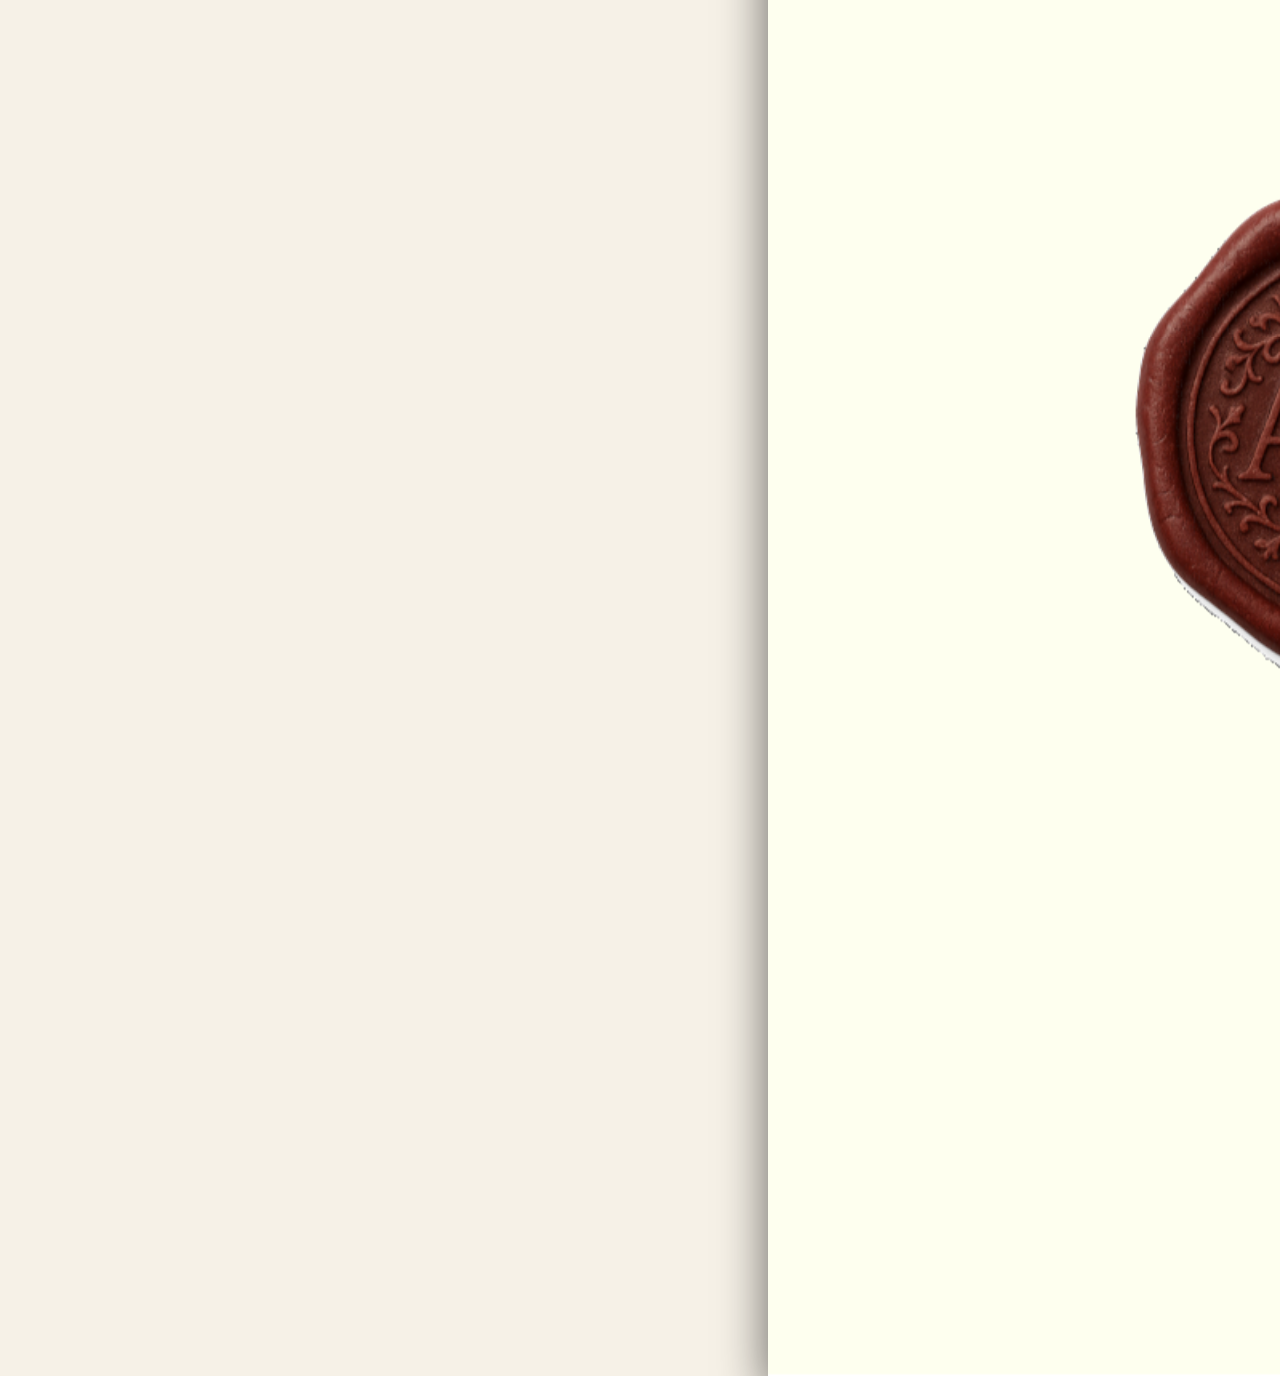
<file: index.html>
<!DOCTYPE html>
<html lang="it">
<head>
<meta charset="utf-8" />
<meta name="viewport" content="width=device-width,initial-scale=1" />
<title>Partecipazione A&A</title>
<style>
  /* ---------- Layout generale ---------- */
  :root{
    --max-w: 829px;
    --aspect: 829/1200;
    --open-deg: 180deg; /* rotazione completa */
  }
  html,body{height:100%;margin:0}
  body{
    display:flex;
    align-items:center;
    justify-content:center;
    background:#F6F1E7;
    height:100vh;
    overflow:hidden;
    -webkit-font-smoothing:antialiased;
    font-family:serif;
  }

  /* contenitore principale responsive */
  #invito{
  width: min(135vw, calc(var(--max-w) * 1.35)); /* aumentiamo spazio orizzontale */
  aspect-ratio: var(--aspect);
  position:relative;
  perspective:2000px;
  transform-style:preserve-3d;
  transform: translateX(60vw); /* 👉 sposta il contenuto verso destra */
}

  /* sfondo centrale (fisso) */
  .sfondo{
    position:absolute;
    inset:0;
    background-image: url("partecipazione matrimonio.jpeg");
    background-size: cover;
    background-position: center;
    border-radius:10px;
    z-index:1;
    box-shadow: 0 20px 50px rgba(0,0,0,0.6);
  }

  /* ante */
  .anta.sinistra, .anta.destra {
    position: absolute;
    top: 0;
    height: 100%;
    transition: transform 2s ease-in-out;
    transform-style: preserve-3d;
    backface-visibility: visible;
    z-index: 2;
  }

  /* ANTA SINISTRA */
.anta.sinistra {
  position: absolute;
  left: 0;
  top: 0;
  width: 50%;
  height: 100%;
  background-image: url('copertina-sx.jpeg');
  background-size: cover;
  background-position: right;
  transform-origin: left center;
  transition: transform 2s ease-in-out;
  box-shadow: inset -40px 0 60px rgba(0,0,0,0.6);
  z-index: 4;
}

.anta.destra {
  position: absolute;
  right: 0;
  top: 0;
  width: 75%;
  height: 100%;
  background-image: url('copertina-dx.png');
  background-size: cover;
  background-position: left;
  transform-origin: right center;
  transition: transform 2s ease-in-out;
  box-shadow: none;
  z-index: 7;

  /* 👇 Spostamento verso destra */
  transform: translateX(0px);
}

.face {
  position: absolute;
  inset: 0;
  width: 100%;
  height: 100%;
  backface-visibility: hidden;
  transform-style: preserve-3d;
}

.face.back {
  background-size: cover;
  background-position: center;
  background-repeat: no-repeat;
}

/* Mostra il retro quando si ruota */
.face.back {
  transform: rotateY(180deg);
}

.face.front img {
  width: 100%;
  height: 100%;
  object-fit: cover;
  display: block;
}

/* Stato aperto */
.anta.sinistra.aperta {
  transform: rotateY(-180deg);
}
.anta.destra.aperta {
  transform: rotateY(180deg);
}


  /* stato aperto per singole ante */
  .anta.sinistra.aperta { transform: rotateY(calc(-1 * var(--open-deg))); box-shadow: -30px 0 50px rgba(0,0,0,0.7); z-index:2; }
  .anta.destra.aperta { transform: rotateY(var(--open-deg)); box-shadow: 30px 0 50px rgba(0,0,0,0.7); z-index:2; }

  /* luce centrale che appare quando entrambe aperte */
  #invito.luce::after{
    content:"";
    position:absolute;
    inset:0;
    z-index:2;
    pointer-events:none;
    background: radial-gradient(ellipse at center, rgba(255,255,255,0.12) 0%, rgba(255,255,255,0.03) 30%, transparent 70%);
    transition: opacity .9s ease;
    opacity:1;
  }

  @media (max-width: 1600px){
  body {
    overflow-x: auto;   /* permette lo scroll in orizzontale */
    overflow-y: auto;
  }

  #invito {
    width: 1600px;      /* grandezza fissa → NON schiaccia più le ante */
    height: auto;
    margin: 0 auto;
  }

  .anta.sinistra {
    width: 50%;
  }

  .anta.destra {
    width: 75%;
  }

  .sfondo {
    background-size: contain; /* così non si taglia */
    background-position:  center ;
  }
}

</style>
</head>
<body>

<div id="invito" aria-label="Invito interattivo">
  <div class="sfondo" role="img" aria-label="sfondo invitazione"></div>

  <!-- ANTA SINISTRA -->
  <div class="anta sinistra" id="antaSx" title="Clicca per aprire/chiudere anta sinistra">
    <div class="face front">
      <img src="copertina-sx.jpeg" alt="Anta sinistra - esterno">
    </div>
    <div class="face back" id="backSx" style='background-image: url("back-sx.jpeg");' aria-hidden="false"></div>
  </div>

  <!-- ANTA DESTRA -->
  <div class="anta destra" id="antaDx" title="Clicca per aprire/chiudere anta destra">
    <div class="face front">
      <img src="copertina-dx.png" alt="Anta destra - esterno (con sigillo)">
    </div>
    <div class="face back" id="backDx" style='background-image: url("back-dx.png");' aria-hidden="false"></div>
  </div>
</div>

<!-- audio: assicurati che i file esistano con gli stessi nomi -->
<audio id="crack" src="ice-break-14765_short.mp3" preload="auto"></audio>
<audio id="soffio" src="soffio_short.mp3" preload="auto"></audio>

<script>
/* ---------- Funzioni audio "sicure" ---------- */
function playSafe(audioEl){
  if(!audioEl) return;
  try{
    const p = audioEl.play();
    if(p && typeof p.then === 'function') p.catch(e => console.warn('audio blocked', e));
  }catch(e){
    console.warn('playSafe error', e);
  }
}

/* ---------- gestione aperture indipendenti ---------- */
const antaSx = document.getElementById('antaSx');
const antaDx = document.getElementById('antaDx');
const invito = document.getElementById('invito');
const crack = document.getElementById('crack');
const soffio = document.getElementById('soffio');

let sxOpen = false;
let dxOpen = false;

antaSx.addEventListener('click', (e)=>{
  e.stopPropagation(); // non far propagare al contenitore
  // piccolo soffio quando apro la sinistra
  playSafe(soffio);
 setTimeout(() => {
    sxOpen = !sxOpen;
    antaSx.classList.toggle('aperta', sxOpen);
    aggiornaLuce();
  }, 50);
});

antaDx.addEventListener('click', (e)=>{
  e.stopPropagation();
  // solo l'anta destra suona "crack" (sigillo) prima di aprirsi
  if (crack){
    crack.currentTime = 0;
    playSafe(crack);
  }
  // apri dopo un piccolo ritardo (0.3s)
  setTimeout(() => {
    dxOpen = !dxOpen;
    antaDx.classList.toggle('aperta', dxOpen);
    // un piccolo soffio quando si è aperta
    if (dxOpen) setTimeout(()=> playSafe(soffio), 300);
    aggiornaLuce();
  }, 300);
});

/* click esterno per chiudere entrambe (opzionale):*/
document.addEventListener('click', (e)=>{
  // se clicchi fuori dalle ante, richiudi entrambe (opzionale)
  // qui lasciamo commentata la funzione per non interferire:
  // if (sxOpen || dxOpen) { sxOpen=false; dxOpen=false; antaSx.classList.remove('aperta'); antaDx.classList.remove('aperta'); aggiornaLuce(); }
});

/* aggiorna la "luce" centrale quando entrambe le ante sono aperte */
function aggiornaLuce(){
  if (sxOpen && dxOpen) invito.classList.add('luce');
  else invito.classList.remove('luce');
}

/* debug rapido: se qualcosa non appare, controlla la console del browser */
console.log('Invito caricato — assicurati che i file immagine e audio siano nella stessa cartella di index.html');
</script>
</body>
</html>
</file>
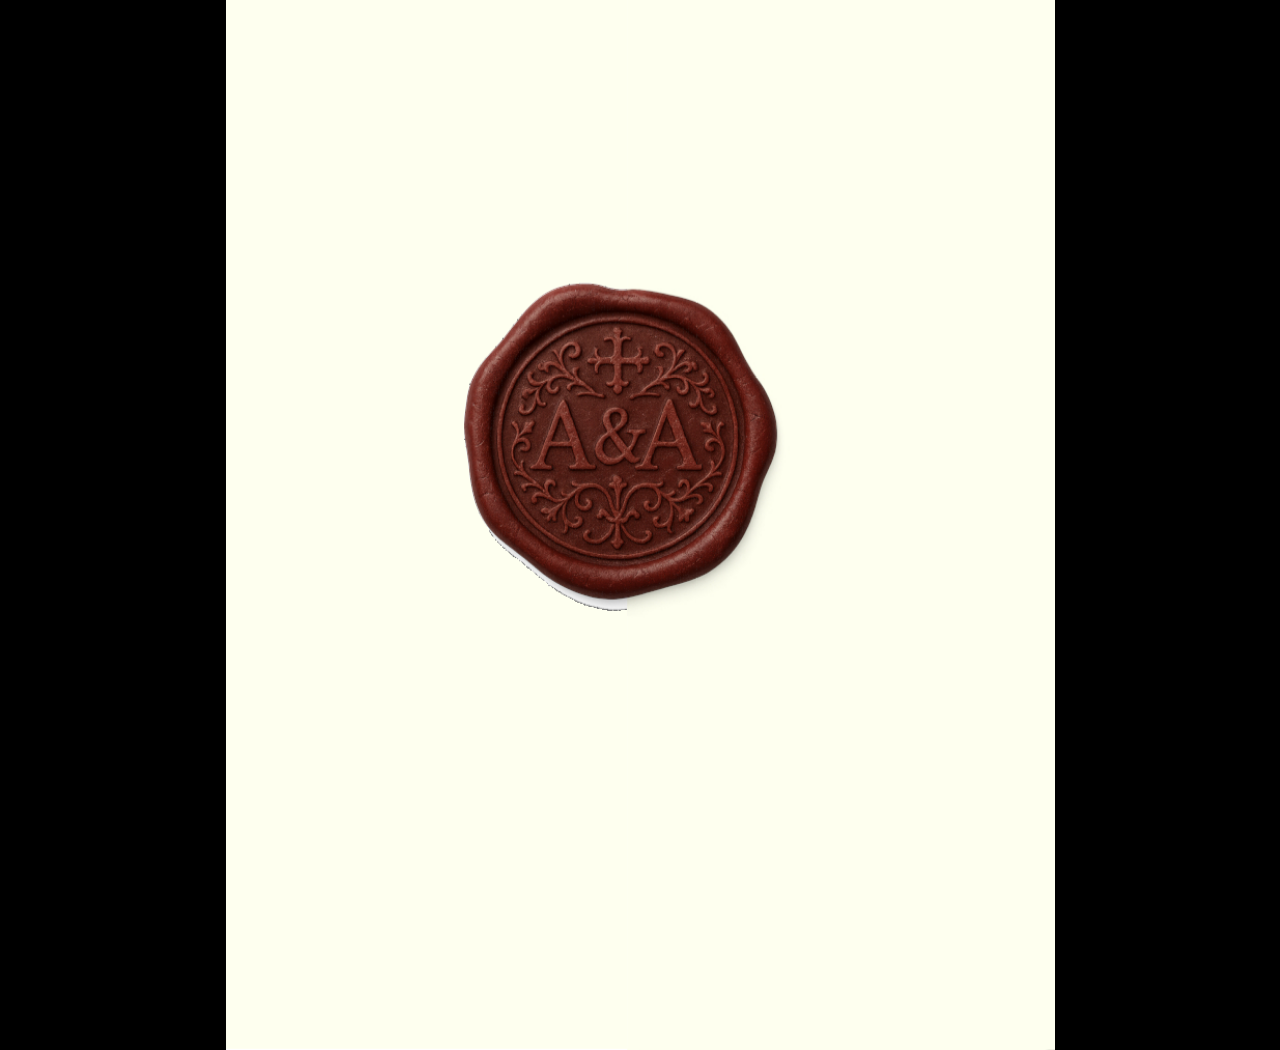
<file: index(2).html>
<!DOCTYPE html>
<html lang="it">
<head>
<meta charset="utf-8" />
<meta name="viewport" content="width=device-width,initial-scale=1" />
<title>Partecipazione A&A</title>
<style>
  /* ---------- Layout generale ---------- */
  :root{
    --max-w: 829px;
    --aspect: 829/1200;
    --open-deg: 180deg; /* rotazione completa */
  }
  html,body{height:100%;margin:0}
  body{
    display:flex;
    align-items:center;
    justify-content:center;
    background:#000;
    height:100vh;
    overflow:hidden;
    -webkit-font-smoothing:antialiased;
    font-family:serif;
  }

  /* contenitore principale responsive */
  #invito{
    width: min(95vw, var(--max-w));
    aspect-ratio: var(--aspect);
    position:relative;
    perspective:2000px;
    transform-style:preserve-3d;
  }

  /* sfondo centrale (fisso) */
  .sfondo{
    position:absolute;
    inset:0;
    background-image: url("partecipazione matrimonio.jpeg");
    background-size: cover;
    background-position: center;
    border-radius:10px;
    z-index:1;
    box-shadow: 0 20px 50px rgba(0,0,0,0.6);
  }

  /* ante */
  .anta.sinistra, .anta.destra {
    position: absolute;
    top: 0;
    height: 100%;
    transition: transform 2s ease-in-out;
    transform-style: preserve-3d;
    backface-visibility: visible;
    z-index: 2;
  }

  /* ANTA SINISTRA */
.anta.sinistra {
  position: absolute;
  left: 0;
  top: 0;
  width: 50%;
  height: 100%;
  background-image: url('copertina-sx.jpeg');
  background-size: cover;
  background-position: right;
  transform-origin: left center;
  transition: transform 2s ease-in-out;
  box-shadow: inset -40px 0 60px rgba(0,0,0,0.6);
  z-index: 4;
}

.anta.destra {
  position: absolute;
  right: 0;
  top: 0;
  width: 75%;
  height: 100%;
  background-image: url('copertina-dx.png');
  background-size: cover;
  background-position: left;
  transform-origin: right center;
  transition: transform 2s ease-in-out;
  box-shadow: none;
  z-index: 7;

  /* 👇 Spostamento verso destra */
  transform: translateX(0px);
}

.face {
  position: absolute;
  inset: 0;
  width: 100%;
  height: 100%;
  backface-visibility: hidden;
  transform-style: preserve-3d;
}

.face.back {
  background-size: cover;
  background-position: center;
  background-repeat: no-repeat;
}

/* Mostra il retro quando si ruota */
.face.back {
  transform: rotateY(180deg);
}

.face.front img {
  width: 100%;
  height: 100%;
  object-fit: cover;
  display: block;
}

/* Stato aperto */
.anta.sinistra.aperta {
  transform: rotateY(-180deg);
}
.anta.destra.aperta {
  transform: rotateY(180deg);
}


  /* stato aperto per singole ante */
  .anta.sinistra.aperta { transform: rotateY(calc(-1 * var(--open-deg))); box-shadow: -30px 0 50px rgba(0,0,0,0.7); z-index:2; }
  .anta.destra.aperta { transform: rotateY(var(--open-deg)); box-shadow: 30px 0 50px rgba(0,0,0,0.7); z-index:2; }

  /* luce centrale che appare quando entrambe aperte */
  #invito.luce::after{
    content:"";
    position:absolute;
    inset:0;
    z-index:2;
    pointer-events:none;
    background: radial-gradient(ellipse at center, rgba(255,255,255,0.12) 0%, rgba(255,255,255,0.03) 30%, transparent 70%);
    transition: opacity .9s ease;
    opacity:1;
  }

  /* mobile tweak */
  @media (max-width:600px){
    .anta.destra { transform: translateX(6px); }
    .anta.sinistra{ box-shadow: inset -10px 0 24px rgba(0,0,0,0.5); }
    .anta.destra{ box-shadow: inset 10px 0 24px rgba(0,0,0,0.5); }
    #invito{ width: 100vw; }
  }

  /* aria di debug / fallback visibile (se immagini non caricano) */
  .face.fallback{ display:flex; align-items:center; justify-content:center; background:#222; color:#fff; font-size:14px }

/* Riduzione automatica su schermi stretti */
@media (max-width: 600px){
  #invito {
    width: min(85vw, var(--max-w)); /* era 95vw → ora 85vw, più stretto */
    height: auto;
    aspect-ratio: 829/1200;
    transform-origin: center;
    transform: scale(0.78); /* RIDUCI / AUMENTA QUI */
  }
}

/* Per telefoni molto piccoli */
@media (max-width: 400px){
  #invito {
    transform: scale(0.65);
  }
}
/* --- Modalità Verticale Smartphone --- */
@media (max-width: 200px) and (orientation: portrait) {

  #invito {
    width: 100vw;
    height: 100vh;
    aspect-ratio: auto;
  }

  .anta.sinistra,
  .anta.destra {
    width: 50% !important;
  }

  .anta.sinistra {
    background-position: right;
  }

  .anta.destra {
    background-position: left;
  }

  .sfondo {
    background-size: contain;
    background-position: center;
  }
}

</style>
</head>
<body>

<div id="invito" aria-label="Invito interattivo">
  <div class="sfondo" role="img" aria-label="sfondo invitazione"></div>

  <!-- ANTA SINISTRA -->
  <div class="anta sinistra" id="antaSx" title="Clicca per aprire/chiudere anta sinistra">
    <div class="face front">
      <img src="copertina-sx.jpeg" alt="Anta sinistra - esterno">
    </div>
    <div class="face back" id="backSx" style='background-image: url("back-sx.jpeg");' aria-hidden="false"></div>
  </div>

  <!-- ANTA DESTRA -->
  <div class="anta destra" id="antaDx" title="Clicca per aprire/chiudere anta destra">
    <div class="face front">
      <img src="copertina-dx.png" alt="Anta destra - esterno (con sigillo)">
    </div>
    <div class="face back" id="backDx" style='background-image: url("back-dx.png");' aria-hidden="false"></div>
  </div>
</div>

<!-- audio: assicurati che i file esistano con gli stessi nomi -->
<audio id="crack" src="ice-break-14765_short.mp3" preload="auto"></audio>
<audio id="soffio" src="soffio_short.mp3" preload="auto"></audio>

<script>
/* ---------- Funzioni audio "sicure" ---------- */
function playSafe(audioEl){
  if(!audioEl) return;
  try{
    const p = audioEl.play();
    if(p && typeof p.then === 'function') p.catch(e => console.warn('audio blocked', e));
  }catch(e){
    console.warn('playSafe error', e);
  }
}

/* ---------- gestione aperture indipendenti ---------- */
const antaSx = document.getElementById('antaSx');
const antaDx = document.getElementById('antaDx');
const invito = document.getElementById('invito');
const crack = document.getElementById('crack');
const soffio = document.getElementById('soffio');

let sxOpen = false;
let dxOpen = false;

antaSx.addEventListener('click', (e)=>{
  e.stopPropagation(); // non far propagare al contenitore
  // piccolo soffio quando apro la sinistra
  playSafe(soffio);
 setTimeout(() => {
    sxOpen = !sxOpen;
    antaSx.classList.toggle('aperta', sxOpen);
    aggiornaLuce();
  }, 50);
});

antaDx.addEventListener('click', (e)=>{
  e.stopPropagation();
  // solo l'anta destra suona "crack" (sigillo) prima di aprirsi
  if (crack){
    crack.currentTime = 0;
    playSafe(crack);
  }
  // apri dopo un piccolo ritardo (0.3s)
  setTimeout(() => {
    dxOpen = !dxOpen;
    antaDx.classList.toggle('aperta', dxOpen);
    // un piccolo soffio quando si è aperta
    if (dxOpen) setTimeout(()=> playSafe(soffio), 300);
    aggiornaLuce();
  }, 300);
});

/* click esterno per chiudere entrambe (opzionale):*/
document.addEventListener('click', (e)=>{
  // se clicchi fuori dalle ante, richiudi entrambe (opzionale)
  // qui lasciamo commentata la funzione per non interferire:
  // if (sxOpen || dxOpen) { sxOpen=false; dxOpen=false; antaSx.classList.remove('aperta'); antaDx.classList.remove('aperta'); aggiornaLuce(); }
});

/* aggiorna la "luce" centrale quando entrambe le ante sono aperte */
function aggiornaLuce(){
  if (sxOpen && dxOpen) invito.classList.add('luce');
  else invito.classList.remove('luce');
}

/* debug rapido: se qualcosa non appare, controlla la console del browser */
console.log('Invito caricato — assicurati che i file immagine e audio siano nella stessa cartella di index.html');
</script>
</body>
</html>
</file>
